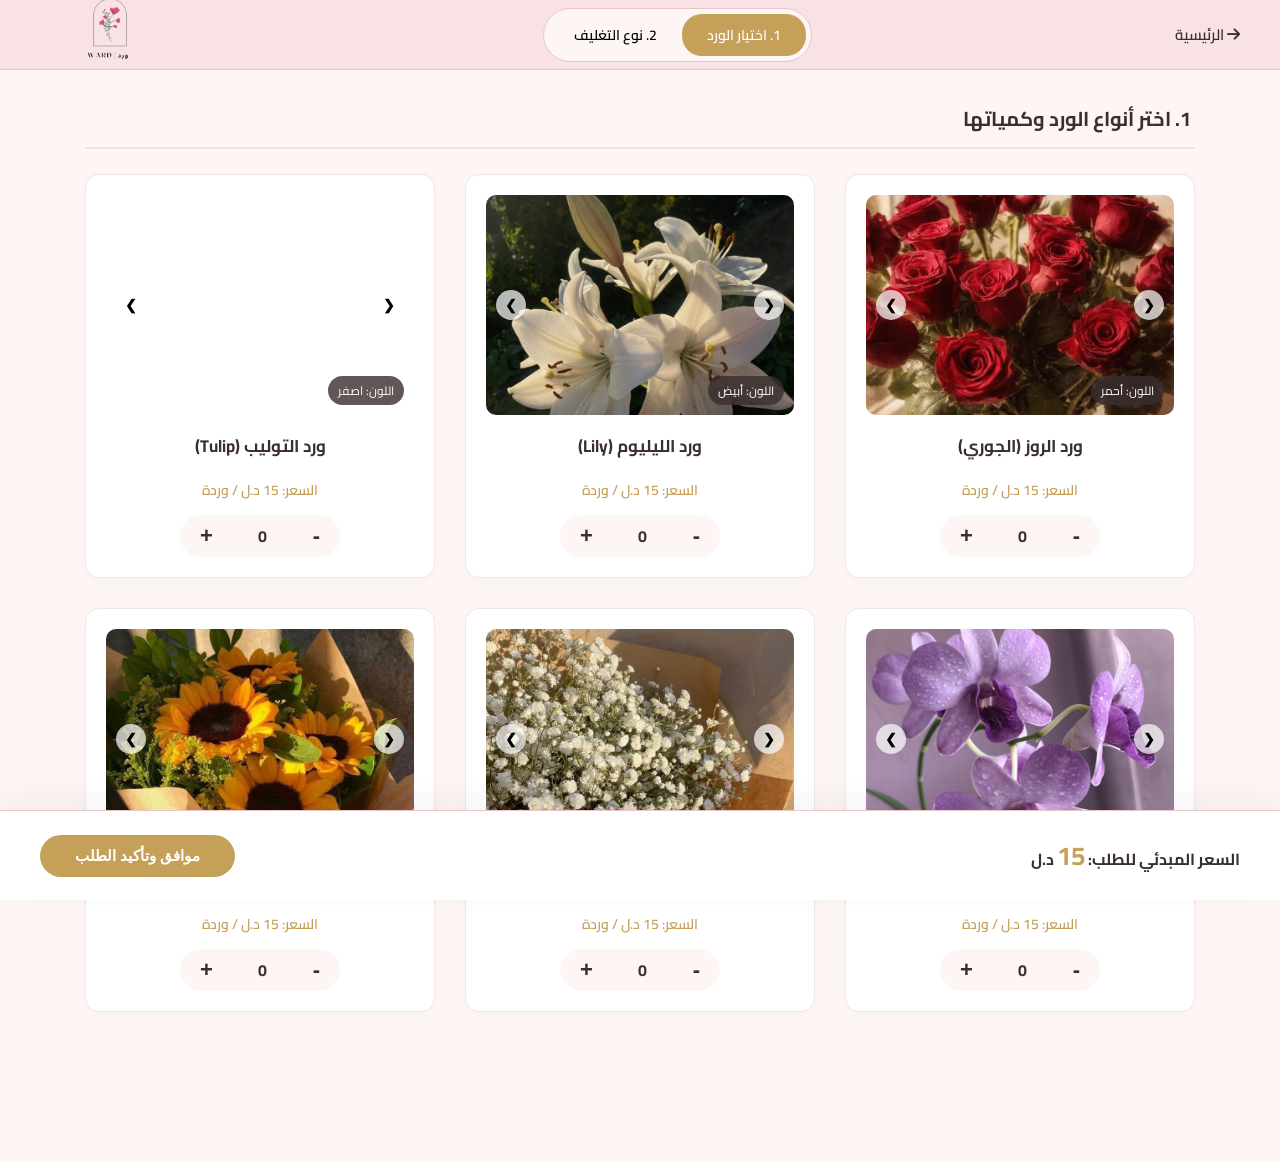
<file: custom-bouquet.html>
<!DOCTYPE html>
<html lang="ar" dir="rtl">
<head>
    <meta charset="UTF-8">
    <meta name="viewport" content="width=device-width, initial-scale=1.0">
    <title>اصنع باقتك الفريدة | متجر وَرْد</title>
    <link rel="stylesheet" href="custom-style.css">
    <link rel="preconnect" href="https://fonts.googleapis.com">
    <link rel="preconnect" href="https://fonts.gstatic.com" crossorigin>
    <link href="https://fonts.googleapis.com/css2?family=Cairo:wght@300;400;600;700&display=swap" rel="stylesheet">
    <link rel="stylesheet" href="https://cdnjs.cloudflare.com/ajax/libs/font-awesome/6.4.0/css/all.min.css">
</head>
<body>

    <header class="app-header">
        <a href="index.html" class="back-btn"><i class="fa-solid fa-arrow-right"></i> الرئيسية</a>
        
        <div class="tabs-navigation">
            <button class="tab-nav-btn active" data-target="flowers-step">1. اختيار الورد</button>
            <button class="tab-nav-btn" data-target="wrapping-step">2. نوع التغليف</button>
        </div>

        <div class="mini-logo">
            <img src="images/logo.PNG" alt="" class="logo-img">
        </div>
    </header>

    <main class="main-workspace">
        
        <section id="flowers-step" class="workspace-tab-content active">
            <h2 class="section-title"><i class="fa-solid fa-flower"></i> 1. اختر أنواع الورد وكمياتها</h2>
            
            <div class="flowers-grid">
                
                <div class="flower-card" data-name="ورد الروز">
                    <div class="carousel-container">
                        <div class="carousel-slides">
                            <img src="images/red rose.jfif" class="carousel-img active" data-color="أحمر">
                            <img src="images/yellow rose.jfif" class="carousel-img" data-color="أصفر">
                            <img src="images/pink rose.jfif" class="carousel-img" data-color="وردي">
                            <img src="images/white rose.jfif" class="carousel-img" data-color="أبيض">
                        </div>
                        <button class="carousel-arrow prev-arrow">&#10094;</button>
                        <button class="carousel-arrow next-arrow">&#10095;</button>
                        <div class="current-color-badge">اللون: <span class="color-text">أحمر</span></div>
                    </div>
                    <h3>ورد الروز (الجوري)</h3>
                    <div class="flower-price">السعر: 15 د.ل / وردة</div>
                    <div class="counter-control">
                        <button class="counter-btn minus-btn">-</button>
                        <span class="count-number">0</span>
                        <button class="counter-btn plus-btn">+</button>
                    </div>
                </div>

                <div class="flower-card" data-name="ورد الليليوم">
                    <div class="carousel-container">
                        <div class="carousel-slides">
                            <img src="images/whit lily.jfif" class="carousel-img active" data-color="أبيض">
                            <img src="images/orange lily.jfif" class="carousel-img" data-color="برتقالي">
                            <img src="images/pink lily.jfif" class="carousel-img" data-color="وردي">
                            <img src="images/yellow lily.jfif" class="carousel-img" data-color="أصفر">
                            <img src="images/red lily.jfif" class="carousel-img" data-color="أحمر">
                        </div>
                        <button class="carousel-arrow prev-arrow">&#10094;</button>
                        <button class="carousel-arrow next-arrow">&#10095;</button>
                        <div class="current-color-badge">اللون: <span class="color-text">أبيض</span></div>
                    </div>
                    <h3>ورد الليليوم (Lily)</h3>
                    <div class="flower-price">السعر: 15 د.ل / وردة</div>
                    <div class="counter-control">
                        <button class="counter-btn minus-btn">-</button>
                        <span class="count-number">0</span>
                        <button class="counter-btn plus-btn">+</button>
                    </div>
                </div>

                <div class="flower-card" data-name="ورد التوليب">
                    <div class="carousel-container">
                        <div class="carousel-slides">
                            <img src="images/pink tulip.jfif" class="carousel-img" data-color="وردي">
                            <img src="images/red tulip.jfif" class="carousel-img" data-color="أحمر">
                            <img src="images/yellow tulip.jfif" class="carousel-img" data-color="أصفر">
                            <img src="images/white tulip.jfif" class="carousel-img" data-color="أبيض">
                        </div>
                        <button class="carousel-arrow prev-arrow">&#10094;</button>
                        <button class="carousel-arrow next-arrow">&#10095;</button>
                        <div class="current-color-badge">اللون: <span class="color-text">اصفر</span></div>
                    </div>
                    <h3>ورد التوليب (Tulip)</h3>
                    <div class="flower-price">السعر: 15 د.ل / وردة</div>
                    <div class="counter-control">
                        <button class="counter-btn minus-btn">-</button>
                        <span class="count-number">0</span>
                        <button class="counter-btn plus-btn">+</button>
                    </div>
                </div>

                <div class="flower-card" data-name="ورد الأوركيد">
                    <div class="carousel-container">
                        <div class="carousel-slides">
                            <img src="images/purble orchid.jfif" class="carousel-img active" data-color="بنفسجي">
                            <img src="images/white orchid.jfif" class="carousel-img" data-color="أبيض">
                            <img src="images/yellow orchid.jfif" class="carousel-img" data-color="أصفر">
                            <img src="images/Pink Orchid.jfif" class="carousel-img" data-color="وردي">
                            <img src="images/blue orchid.jfif " class="carousel-img" data-color="ازرق">
                        </div>
                        <button class="carousel-arrow prev-arrow">&#10094;</button>
                        <button class="carousel-arrow next-arrow">&#10095;</button>
                        <div class="current-color-badge">اللون: <span class="color-text">بنفسجي</span></div>
                    </div>
                    <h3>ورد الأوركيد (Orchid)</h3>
                    <div class="flower-price">السعر: 15 د.ل / وردة</div>
                    <div class="counter-control">
                        <button class="counter-btn minus-btn">-</button>
                        <span class="count-number">0</span>
                        <button class="counter-btn plus-btn">+</button>
                    </div>
                </div>

                <div class="flower-card" data-name="ورد الجيسوفيلا">
                    <div class="carousel-container">
                        <div class="carousel-slides">
                            <img src="images/white gyps.jfif" class="carousel-img active" data-color="أبيض">
                            <img src="images/pink gyps.jfif" class="carousel-img" data-color="وردي ">
                            <img src="images/blue gyps.jfif" class="carousel-img" data-color="أزرق ">
                            <img src="images/red gyps.jfif" class="carousel-img" data-color="احمر">
                        </div>
                        <button class="carousel-arrow prev-arrow">&#10094;</button>
                        <button class="carousel-arrow next-arrow">&#10095;</button>
                        <div class="current-color-badge">اللون: <span class="color-text">أبيض</span></div>
                    </div>
                    <h3>ورد الجيسوفيلا (Gypsophila)</h3>
                    <div class="flower-price">السعر: 15 د.ل / وردة</div>
                    <div class="counter-control">
                        <button class="counter-btn minus-btn">-</button>
                        <span class="count-number">0</span>
                        <button class="counter-btn plus-btn">+</button>
                    </div>
                </div>

                <div class="flower-card" data-name="ورد عباد الشمس">
                    <div class="carousel-container">
                        <div class="carousel-slides">
                            <img src="images/عباد1.jfif" class="carousel-img active" data-color="">
                            <img src="images/عباد2.jfif" class="carousel-img" data-color="">
                        </div>
                        <button class="carousel-arrow prev-arrow">&#10094;</button>
                        <button class="carousel-arrow next-arrow">&#10095;</button>
                        <div class="current-color-badge"> <span class="color-text "></span></div>
                    </div>
                    <h3>ورد عباد الشمس (Sunflower)</h3>
                    <div class="flower-price">السعر: 15 د.ل / وردة</div>
                    <div class="counter-control">
                        <button class="counter-btn minus-btn">-</button>
                        <span class="count-number">0</span>
                        <button class="counter-btn plus-btn">+</button>
                    </div>
                </div>

            </div>
        </section>

        <section id="wrapping-step" class="workspace-tab-content">
            <h2 class="section-title"><i class="fa-solid fa-gift"></i> 2. نوع ورق التغليف المرئي والإضافات</h2>
            
            <div class="wrapping-grid">
                
                <div class="wrap-box">
                    <label class="group-label">اختر نوع ورق التغليف المفضل (15 د.ل):</label>
                    <div class="visual-options-grid">
                        
                        <label class="visual-card">
                            <input type="radio" name="paper-type" value="ورق  كرافت خشن" checked>
                            <div class="visual-card-content">
                                <img src="images/pap ger.jfif" alt="ورق كرافت خشن" class="paper-preview-img">
                                <span>  ورق كرافت خشن</span>
                            </div>
                        </label>

                        <label class="visual-card">
                            <input type="radio" name="paper-type" value="ورق مطفي ناعم">
                            <div class="visual-card-content">
                                <img src="images/celo.jfif" alt="مطفي" class="paper-preview-img">
                                <span>ورق مطفي ناعم</span>
                            </div>
                        </label>

                        <label class="visual-card">
                            <input type="radio" name="paper-type" value="  ورق الجكار">
                            <div class="visual-card-content">
                                <img src="images/gacar.jfif" alt=" ورق الجكار" class="paper-preview-img">
                                <span>  ورق الجكار</span>
                            </div>
                        </label>

                    </div>
                </div>

                <div class="wrap-box">
                    <label class="group-label">إضافات وتنسيقات اختيارية للباقة:</label>
                    <div class="options-stack">
                        
                        <div class="addon-card-wrapper">
                            <label class="checkbox-card-custom">
                                <input type="checkbox" name="addons" value="كرت إهداء مكتوب بخط اليد" id="card-addon-checkbox" data-price="5">
                                <span>كرت إهداء مكتوب بخط اليد (+5 د.ل)</span>
                            </label>
                            <div class="card-text-area-container" id="card-text-container">
                                <textarea id="gift-card-text" placeholder="اكتب الرسالة التي تريد خطّها على الكرت هنا..." rows="3" name="gift_card_text"></textarea>
                            </div>
                        </div>

                        <label class="checkbox-card-custom">
                            <input type="checkbox" name="addons" value="شريط ستان فخم إضافي" data-price="3">
                            <span>شريط ستان فخم إضافي (+3 د.ل)</span>
                        </label>
                    </div>
                </div>

            </div>
        </section>

        <div class="bottom-action-bar">
            <div class="live-price-preview">السعر المبدئي للطلب: <span id="live-total">15</span> د.ل</div>
            <button class="btn-confirm-order" id="openModalBtn">موافق وتأكيد الطلب</button>
        </div>
    </main>

    <div class="modal-overlay" id="orderModal">
        <div class="modal-card">
            <h3 class="modal-title"><i class="fa-solid fa-receipt"></i> الفاتورة وملخص باقتك</h3>
            <div class="modal-body" id="modalOrderDetails">
                </div>
            <div class="modal-footer">
                <button class="modal-btn btn-close" id="closeModalBtn">تعديل الاختيارات</button>
                <button class="modal-btn btn-send" id="sendWhatsAppBtn"><i class="fa-brands fa-whatsapp"></i> إرسال الطلب للمتجر</button>
            </div>
        </div>
    </div>

    <script src="script.js"></script>
</body>
</html>
</file>
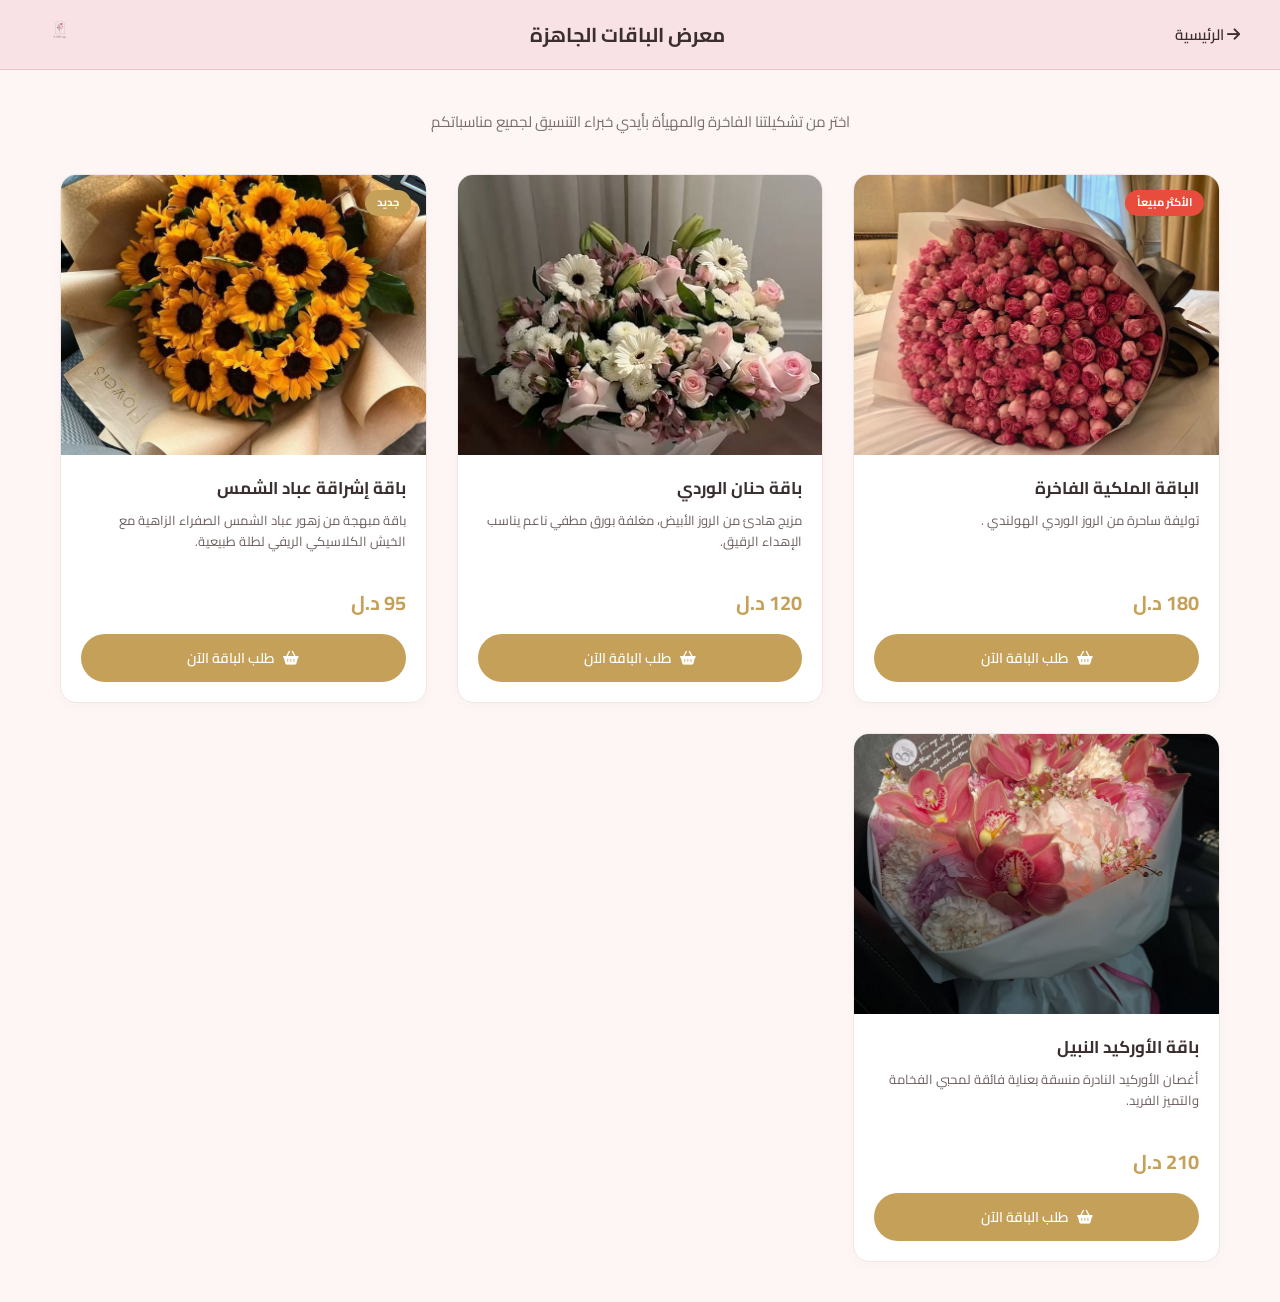
<file: ready-bouquets.html>
<!DOCTYPE html>
<html lang="ar" dir="rtl">
<head>
    <meta charset="UTF-8">
    <meta name="viewport" content="width=device-width, initial-scale=1.0">
    <title>الباقات الجاهزة | متجر وَرْد</title>
    <link rel="stylesheet" href="gallery-style.css">
    <link rel="preconnect" href="https://fonts.googleapis.com">
    <link rel="preconnect" href="https://fonts.gstatic.com" crossorigin>
    <link href="https://fonts.googleapis.com/css2?family=Cairo:wght@300;400;600;700&display=swap" rel="stylesheet">
    <link rel="stylesheet" href="https://cdnjs.cloudflare.com/ajax/libs/font-awesome/6.4.0/css/all.min.css">
</head>
<body>

    <header class="gallery-header">
        <a href="index.html" class="back-btn"><i class="fa-solid fa-arrow-right"></i> الرئيسية</a>
        <h1 class="gallery-main-title">معرض الباقات الجاهزة</h1>
        <div class="mini-logo">
            <img src="images/logo.PNG" alt="لوقو المتجر" class="logo-img">
        </div>
    </header>

    <main class="gallery-container">
        <p class="gallery-subtitle">اختر من تشكيلتنا الفاخرة والمهيأة بأيدي خبراء التنسيق لجميع مناسباتكم</p>

        <div class="gallery-grid">
            
            <div class="bouquet-card" data-name="الباقة الملكية الفاخرة">
                <div class="image-wrapper">
                    <img src="images/luxur.jfif" alt="الباقة الملكية" class="bouquet-img">
                    <span class="tag-badge hotspot">الأكثر مبيعاً</span>
                </div>
                <div class="bouquet-info">
                    <h3>الباقة الملكية الفاخرة</h3>
                    <p class="bouquet-desc">توليفة ساحرة من الروز الوردي الهولندي       .</p>
                    <div class="price-row">
                        <span class="card-price">180 د.ل</span>
                    </div>
                    <div class="card-actions">
                        <button class="btn-action btn-confirm-ready"><i class="fa-solid fa-basket-shopping"></i> طلب الباقة الآن</button>
                    </div>
                </div>
            </div>

            <div class="bouquet-card" data-name="باقة لطيفة">
                <div class="image-wrapper">
                    <img src="images/cute.jfif" alt="باقة لطيفة" class="bouquet-img">
                </div>
                <div class="bouquet-info">
                    <h3>باقة حنان الوردي</h3>
                    <p class="bouquet-desc">مزيج هادئ من الروز الأبيض، مغلفة بورق مطفي ناعم يناسب الإهداء الرقيق.</p>
                    <div class="price-row">
                        <span class="card-price">120 د.ل</span>
                    </div>
                    <div class="card-actions">
                        <button class="btn-action btn-confirm-ready"><i class="fa-solid fa-basket-shopping"></i> طلب الباقة الآن</button>
                    </div>
                </div>
            </div>

            <div class="bouquet-card" data-name="باقة إشراقة عباد الشمس">
                <div class="image-wrapper">
                    <img src="images/abad bouq.jfif" alt="باقة عباد الشمس" class="bouquet-img">
                    <span class="tag-badge new-arrival">جديد</span>
                </div>
                <div class="bouquet-info">
                    <h3>باقة إشراقة عباد الشمس</h3>
                    <p class="bouquet-desc">باقة مبهجة من زهور عباد الشمس الصفراء الزاهية مع الخيش الكلاسيكي الريفي لطلة طبيعية.</p>
                    <div class="price-row">
                        <span class="card-price">95 د.ل</span>
                    </div>
                    <div class="card-actions">
                        <button class="btn-action btn-confirm-ready"><i class="fa-solid fa-basket-shopping"></i> طلب الباقة الآن</button>
                    </div>
                </div>
            </div>

            <div class="bouquet-card" data-name="باقة الأوركيد النبيل">
                <div class="image-wrapper">
                    <img src="images/Orchids buq.jfif" alt="باقة الأوركيد" class="bouquet-img">
                </div>
                <div class="bouquet-info">
                    <h3>باقة الأوركيد النبيل</h3>
                    <p class="bouquet-desc">أغصان الأوركيد  النادرة منسقة بعناية فائقة لمحبي الفخامة والتميز الفريد.</p>
                    <div class="price-row">
                        <span class="card-price">210 د.ل</span>
                    </div>
                    <div class="card-actions">
                        <button class="btn-action btn-confirm-ready"><i class="fa-solid fa-basket-shopping"></i> طلب الباقة الآن</button>
                    </div>
                </div>
            </div>

        </div>
    </main>

    <script src="gallery-script.js"></script>
</body>
</html>
</file>
<file: custom-style.css>
:root {
    --bg-ivory-pink: #FDF6F5;      /* اللون الأساسي الخلفية */
    --primary-pink-soft: #E8C5C8;  /* لون الحدود والمفاتيح اللطيفة */
    --velvet-gold: #C5A059;        /* اللون الذهبي الفخم للتمييز */
    --velvet-gold-hover: #A68343;  
    --dark-text: #3A2E2E;          /* لون نصوص مريح جداً للعين */
    --white: #FFFFFF;
}

* { margin: 0; padding: 0; box-sizing: border-box; }
body {
    font-family: 'Cairo', sans-serif;
    background-color: var(--bg-ivory-pink);
    color: var(--dark-text);
    padding-bottom: 120px;
}

/* الهيدر ونظام التبويبات المتناسق علوياً */
.app-header {
    display: flex;
    justify-content: space-between;
    align-items: center;
    padding: 15px 40px;
    background-color: var(--white);
    border-bottom: 1px solid var(--primary-pink-soft);
    position: sticky;
    top: 0;
    z-index: 100;
}
.back-btn { text-decoration: none; color: var(--dark-text); font-weight: 600; font-size: 15px; }

/* أزرار التبديل Tabs Navigation */
.tabs-navigation {
    display: flex;
    background: var(--bg-ivory-pink);
    padding: 5px;
    border-radius: 30px;
    border: 1px solid var(--primary-pink-soft);
}
.tab-nav-btn {
    border: none;
    background: none;
    padding: 8px 25px;
    font-family: 'Cairo', sans-serif;
    font-weight: 600;
    font-size: 14px;
    cursor: pointer;
    border-radius: 20px;
    transition: all 0.3s ease;
}
.tab-nav-btn.active {
    background: var(--velvet-gold);
    color: var(--white);
}

.app-header, .gallery-header {
    display: flex;
    justify-content: space-between;
    align-items: center;
    padding: 10px 40px; 
    background-color: #f8e2e5;
    border-bottom: 1px solid var(--primary-pink-soft);
    position: sticky;
    top: 0;
    z-index: 100;
    height: 70px; 
}

.mini-logo {
    display: flex;
    align-items: center;
    justify-content: center;
    height: 100%;
}

.logo-img {
    height: 140px !important;       
    width: auto !important;         
    object-fit: contain !important; 
    transition: transform 0.2s;
}



.flower-price {
    font-size: 14px;
    color: var(--velvet-gold);
    font-weight: 600;
    margin-bottom: 12px;
}


.workspace-tab-content {
    display: none;
}
.workspace-tab-content.active {
    display: block;
}

.main-workspace {
    max-width: 1150px;
    margin: 30px auto;
    padding: 0 20px;
}
.section-title {
    font-size: 20px;
    font-weight: 700;
    margin-bottom: 25px;
    padding-bottom: 10px;
    border-bottom: 2px solid rgba(197, 160, 89, 0.2);
}

.flowers-grid {
    display: grid;
    grid-template-columns: repeat(auto-fill, minmax(300px, 1fr));
    gap: 30px;
}
.flower-card {
    background: var(--white);
    border: 1px solid #F0E6E5;
    border-radius: 14px;
    padding: 20px;
    text-align: center;
    box-shadow: 0 4px 15px rgba(58, 46, 46, 0.02);
}

.carousel-container {
    width: 100%;
    height: 220px;
    position: relative;
    border-radius: 10px;
    overflow: hidden;
    margin-bottom: 15px;
}
.carousel-slides {
    width: 100%;
    height: 100%;
    position: relative;
}
.carousel-img {
    width: 100%;
    height: 100%;
    object-fit: cover;
    position: absolute;
    top: 0;
    left: 0;
    opacity: 0;
    transition: opacity 0.5s ease-in-out;
    z-index: 1;
}
.carousel-img.active {
    opacity: 1;
    z-index: 2;
}
.carousel-arrow {
    position: absolute;
    top: 50%;
    transform: translateY(-50%);
    background: rgba(255, 255, 255, 0.7);
    border: none;
    width: 30px;
    height: 30px;
    border-radius: 50%;
    cursor: pointer;
    z-index: 10;
    font-size: 14px;
    font-weight: bold;
    display: flex;
    align-items: center;
    justify-content: center;
}
.prev-arrow { right: 10px; }
.next-arrow { left: 10px; }

.current-color-badge {
    position: absolute;
    bottom: 10px;
    right: 10px;
    background: rgba(58, 46, 46, 0.8);
    color: var(--white);
    padding: 3px 10px;
    border-radius: 20px;
    font-size: 12px;
    z-index: 10;
}

.flower-card h3 { font-size: 17px; margin-bottom: 15px; font-weight: 700; }
.counter-control {
    display: flex;
    align-items: center;
    justify-content: space-between;
    background: var(--bg-ivory-pink);
    border-radius: 25px;
    padding: 6px 20px;
    max-width: 160px;
    margin: 0 auto;
}
.counter-btn { background: none; border: none; font-size: 22px; cursor: pointer; color: var(--dark-text); font-weight: bold;}
.count-number { font-weight: 700; font-size: 16px; }

.wrapping-grid {
    display: grid;
    grid-template-columns: repeat(auto-fit, minmax(320px, 1fr));
    gap: 30px;
}
.wrap-box {
    background: var(--white);
    border-radius: 14px;
    padding: 25px;
    border: 1px solid #F0E6E5;
}
.group-label { display: block; font-weight: 700; margin-bottom: 20px; font-size: 16px; }

.visual-options-grid {
    display: flex;
    flex-direction: column;
    gap: 15px;
}
.visual-card { cursor: pointer; display: block; }
.visual-card input { display: none; }
.visual-card-content {
    display: flex;
    align-items: center;
    gap: 15px;
    padding: 10px;
    border: 2px solid #F0E6E5;
    border-radius: 10px;
    transition: all 0.2s ease;
}
.paper-preview-img { width: 70px; height: 60px; object-fit: cover; border-radius: 6px; }
.visual-card-content span { font-weight: 600; font-size: 14px; }

.visual-card input:checked + .visual-card-content {
    border-color: var(--velvet-gold);
    background: var(--bg-ivory-pink);
}

.options-stack { display: flex; flex-direction: column; gap: 12px; }
.checkbox-card-custom input { display: none; }
.checkbox-card-custom span {
    display: block; padding: 15px; background: var(--bg-ivory-pink); border-radius: 10px;
    text-align: center; font-size: 14px; font-weight: 600; cursor: pointer; transition: all 0.2s;
    border: 1px solid transparent;
}
.checkbox-card-custom input:checked + span {
    background: var(--white); border-color: var(--velvet-gold); color: var(--velvet-gold);
}

.addon-card-wrapper {
    display: flex;
    flex-direction: column;
    gap: 8px;
}
.card-text-area-container {
    max-height: 0;
    overflow: hidden;
    transition: max-height 0.3s ease-out;
}
.card-text-area-container.show {
    max-height: 150px;
}
.card-text-area-container textarea {
    width: 100%;
    padding: 12px;
    border: 1px solid var(--primary-pink-soft);
    border-radius: 8px;
    font-family: 'Cairo', sans-serif;
    font-size: 14px;
    resize: none;
    outline: none;
    background-color: var(--white);
}
.card-text-area-container textarea:focus {
    border-color: var(--velvet-gold);
}

.bottom-action-bar {
    position: fixed; bottom: 0; left: 0; width: 100%; background: var(--white);
    padding: 20px 40px; display: flex; justify-content: space-between; align-items: center;
    box-shadow: 0 -10px 30px rgba(58, 46, 46, 0.05); border-top: 1px solid var(--primary-pink-soft); z-index: 90;
}
.live-price-preview { font-size: 16px; font-weight: 700; }
#live-total { color: var(--velvet-gold); font-size: 26px; }
.btn-confirm-order {
    background: var(--velvet-gold); color: var(--white); border: none; padding: 12px 35px;
    font-size: 15px; font-weight: 600; border-radius: 30px; cursor: pointer; transition: background 0.2s;
}
.btn-confirm-order:hover { background: var(--velvet-gold-hover); }

.modal-overlay {
    position: fixed; top: 0; left: 0; width: 100%; height: 100%; background: rgba(58, 46, 46, 0.5);
    backdrop-filter: blur(4px); display: flex; justify-content: center; align-items: center; z-index: 200;
    opacity: 0; pointer-events: none; transition: opacity 0.3s ease;
}
.modal-overlay.active { opacity: 1; pointer-events: auto; }
.modal-card { background: var(--white); width: 90%; max-width: 500px; padding: 30px; border-radius: 16px; }
.modal-title { font-size: 18px; margin-bottom: 20px; display: flex; gap: 10px; align-items: center; }
.modal-body { background: var(--bg-ivory-pink); padding: 15px; border-radius: 8px; margin-bottom: 25px; font-size: 14px; line-height: 1.8; }
.modal-footer { display: flex; gap: 15px; }
.modal-btn { flex: 1; padding: 12px; border: none; border-radius: 25px; font-weight: 600; cursor: pointer; font-size: 14px; text-align: center; }
.btn-close { background: #E0D5D4; color: var(--dark-text); }
.btn-send { background: #25D366; color: var(--white); }
</file>
<file: gallery-style.css>
:root {
    --bg-ivory-pink: #FDF6F5;      
    --primary-pink-soft: #E8C5C8;  
    --velvet-gold: #C5A059;        
    --velvet-gold-hover: #A68343;  
    --dark-text: #3A2E2E;         
    --white: #FFFFFF;
}

* { 
    margin: 0; 
    padding: 0; 
    box-sizing: border-box; 
}

body {
    font-family: 'Cairo', sans-serif;
    background-color: var(--bg-ivory-pink);
    color: var(--dark-text);
    line-height: 1.6;
}

.app-header, .gallery-header {
    display: flex;
    justify-content: space-between;
    align-items: center;
    padding: 10px 40px; 
    background-color: #f8e2e5;
    border-bottom: 1px solid var(--primary-pink-soft);
    position: sticky;
    top: 0;
    z-index: 100;
    height: 70px; 
}

.logo-img {
    height: 200px;        
    width: auto;         
    object-fit: contain; 
    transition: transform 10s;
}


.back-btn { 
    text-decoration: none; 
    color: var(--dark-text); 
    font-weight: 600; 
    font-size: 15px; 
    transition: color 0.2s;
}
.back-btn:hover {
    color: var(--velvet-gold);
}

.gallery-main-title { 
    font-size: 20px; 
    font-weight: 700; 
    color: var(--dark-text); 
}

.logo-img { 
    height: 40px; 
    object-fit: contain; 
}

.gallery-container {
    max-width: 1200px;
    margin: 40px auto;
    padding: 0 20px;
}

.gallery-subtitle {
    text-align: center;
    font-size: 15px;
    color: #7A6E6E;
    margin-bottom: 40px;
}

.gallery-grid {
    display: grid;
    grid-template-columns: repeat(auto-fill, minmax(280px, 1fr));
    gap: 30px;
}

.bouquet-card {
    background-color: var(--white);
    border: 1px solid #F0E6E5;
    border-radius: 16px;
    overflow: hidden;
    box-shadow: 0 4px 15px rgba(58, 46, 46, 0.02);
    transition: transform 0.3s ease, box-shadow 0.3s ease;
}

.bouquet-card:hover {
    transform: translateY(-5px);
    box-shadow: 0 8px 25px rgba(197, 160, 89, 0.12);
}

.image-wrapper {
    position: relative;
    width: 100%;
    height: 280px;
    overflow: hidden;
}

.bouquet-img {
    width: 100%;
    height: 100%;
    object-fit: cover;
    transition: transform 0.5s ease;
}

.bouquet-card:hover .bouquet-img {
    transform: scale(1.05); 
}

.tag-badge {
    position: absolute;
    top: 15px;
    right: 15px;
    padding: 4px 12px;
    border-radius: 20px;
    font-size: 11px;
    font-weight: 700;
    color: var(--white);
    z-index: 10;
}
.tag-badge.hotspot { background-color: #E74C3C; } 
.tag-badge.new-arrival { background-color: var(--velvet-gold); }

.bouquet-info {
    padding: 20px;
    text-align: right;
}

.bouquet-info h3 {
    font-size: 17px;
    font-weight: 700;
    margin-bottom: 8px;
    color: var(--dark-text);
}

.bouquet-desc {
    font-size: 13px;
    color: #6E5E5E;
    line-height: 1.6;
    height: 62px; 
    overflow: hidden;
    margin-bottom: 15px;
}

.price-row {
    margin-bottom: 15px;
}

.card-price {
    font-size: 20px;
    font-weight: 700;
    color: var(--velvet-gold);
}

.card-actions {
    display: flex;
    gap: 10px;
}

.btn-action {
    flex: 1;
    padding: 11px;
    border: none;
    border-radius: 25px;
    font-family: 'Cairo', sans-serif;
    font-size: 14px;
    font-weight: 600;
    cursor: pointer;
    display: flex;
    align-items: center;
    justify-content: center;
    gap: 8px;
    transition: all 0.2s ease;
}

.btn-confirm-ready {
    background-color: var(--velvet-gold);
    color: var(--white);
}

.btn-confirm-ready:hover {
    background-color: var(--velvet-gold-hover);
}

@media (max-width: 480px) {
    .gallery-header {
        padding: 15px 20px;
    }
    .gallery-main-title {
        font-size: 17px;
    }
    .gallery-grid {
        grid-template-columns: 1fr; 
    }
}
</file>
